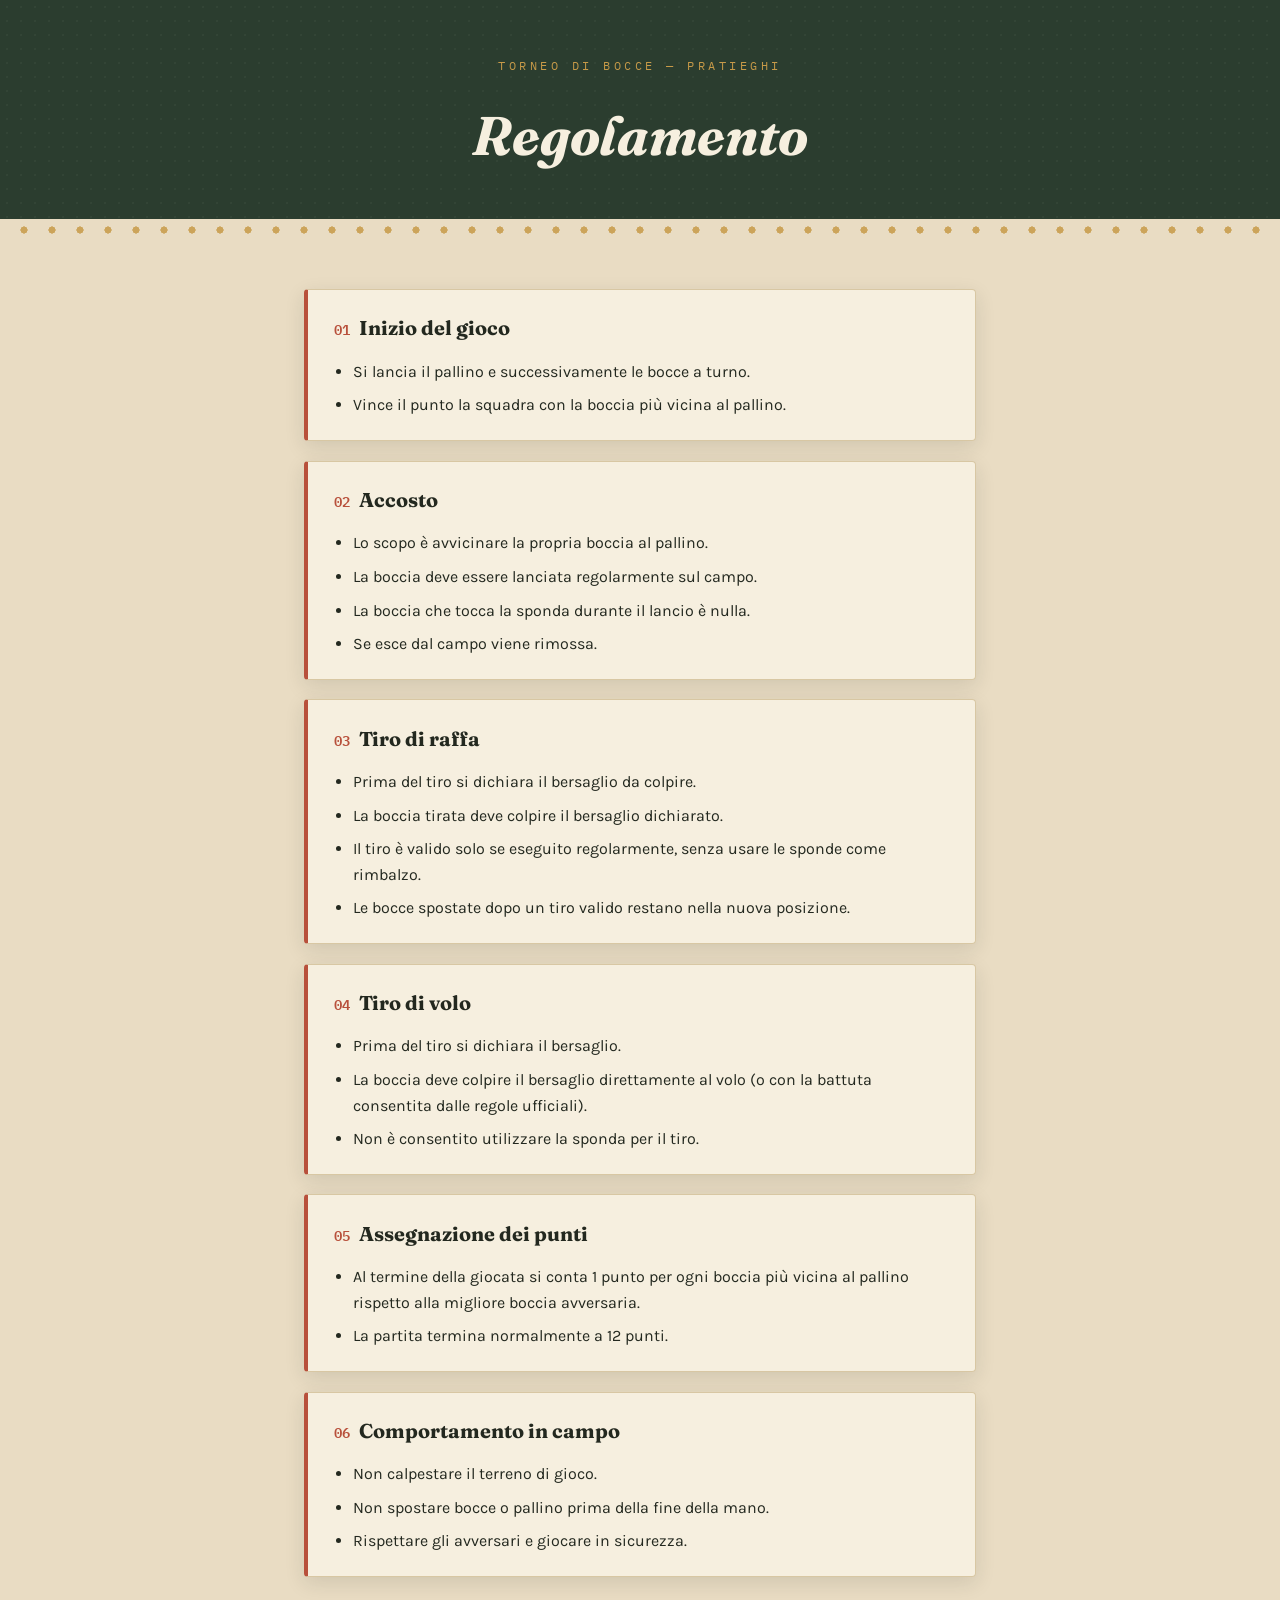
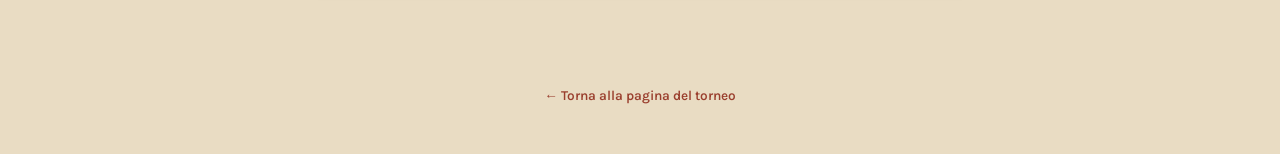
<file: regolamento.html>
<!doctype html>
<html lang="it">
<head>
  <meta charset="UTF-8">
  <meta name="viewport" content="width=device-width, initial-scale=1">
  <title>Regolamento — Torneo di Bocce Pratieghi</title>
  <style>
    @import url('https://fonts.googleapis.com/css2?family=Fraunces:ital,opsz,wght@0,9..144,400;0,9..144,600;0,9..144,700;1,9..144,500&family=Karla:wght@400;500;700&family=IBM+Plex+Mono:wght@500;600&display=swap');

    :root {
      --campo-ghiaia: #E9DCC3;
      --campo-ghiaia-scuro: #D8C7A3;
      --cipresso: #2B3D2F;
      --terracotta: #B8503B;
      --terracotta-scuro: #9A3F2E;
      --ottone: #C79A48;
      --carta: #F6EFDF;
      --inchiostro: #23281F;
      --inchiostro-soft: #4A4E42;
      --font-display: 'Fraunces', serif;
      --font-body: 'Karla', sans-serif;
      --font-mono: 'IBM Plex Mono', monospace;
      --radius: 4px;
      --shadow-soft: 0 6px 20px rgba(35, 40, 31, 0.12);
    }

    * { box-sizing: border-box; }

    body {
      margin: 0;
      font-family: var(--font-body);
      background: var(--campo-ghiaia);
      color: var(--inchiostro);
      line-height: 1.6;
    }

    a { color: inherit; }

    .festone {
      height: 22px;
      background-image: radial-gradient(circle, var(--ottone) 3.5px, transparent 3.6px);
      background-size: 28px 22px;
      background-repeat: repeat-x;
      background-position: center;
      opacity: 0.85;
    }

    .hero {
      background: var(--cipresso);
      color: var(--carta);
      padding: 3.5rem 1.5rem 2.5rem;
      text-align: center;
      position: relative;
      overflow: hidden;
    }
    .hero::before {
      content: "";
      position: absolute;
      inset: 0;
      background-image: radial-gradient(rgba(246,239,223,0.04) 1px, transparent 1px);
      background-size: 14px 14px;
      pointer-events: none;
    }
    .hero .eyebrow {
      font-family: var(--font-mono);
      font-size: 0.78rem;
      letter-spacing: 0.28em;
      text-transform: uppercase;
      color: var(--ottone);
      margin: 0 0 1rem;
    }
    .hero h1 {
      font-family: var(--font-display);
      font-weight: 700;
      font-style: italic;
      font-size: clamp(2rem, 6vw, 3.4rem);
      margin: 0;
    }

    .sezione {
      max-width: 720px;
      margin: 0 auto;
      padding: 3rem 1.5rem 4rem;
    }

    .regola {
      background: var(--carta);
      border: 1px solid var(--campo-ghiaia-scuro);
      border-left: 4px solid var(--terracotta);
      border-radius: var(--radius);
      padding: 1.4rem 1.6rem;
      margin-bottom: 1.2rem;
      box-shadow: var(--shadow-soft);
    }

    .regola h2 {
      font-family: var(--font-display);
      font-size: 1.25rem;
      margin: 0 0 0.9rem;
      display: flex;
      align-items: baseline;
      gap: 0.6rem;
    }

    .regola h2 .numero {
      font-family: var(--font-mono);
      font-size: 0.9rem;
      color: var(--terracotta);
      font-weight: 600;
    }

    .regola ul {
      margin: 0;
      padding-left: 1.2rem;
    }

    .regola li {
      margin-bottom: 0.5rem;
    }
    .regola li:last-child { margin-bottom: 0; }

    .footer-pubblico {
      text-align: center;
      padding: 1.5rem 1.5rem 3rem;
      font-size: 0.85rem;
    }
    .footer-pubblico a {
      color: var(--terracotta-scuro);
      font-weight: 600;
      text-decoration: none;
    }
  </style>
</head>
<body>

  <header class="hero">
    <p class="eyebrow">Torneo di Bocce — Pratieghi</p>
    <h1>Regolamento</h1>
  </header>

  <div class="festone" aria-hidden="true"></div>

  <main class="sezione">

    <div class="regola">
      <h2><span class="numero">01</span> Inizio del gioco</h2>
      <ul>
        <li>Si lancia il pallino e successivamente le bocce a turno.</li>
        <li>Vince il punto la squadra con la boccia più vicina al pallino.</li>
      </ul>
    </div>

    <div class="regola">
      <h2><span class="numero">02</span> Accosto</h2>
      <ul>
        <li>Lo scopo è avvicinare la propria boccia al pallino.</li>
        <li>La boccia deve essere lanciata regolarmente sul campo.</li>
        <li>La boccia che tocca la sponda durante il lancio è nulla.</li>
        <li>Se esce dal campo viene rimossa.</li>
      </ul>
    </div>

    <div class="regola">
      <h2><span class="numero">03</span> Tiro di raffa</h2>
      <ul>
        <li>Prima del tiro si dichiara il bersaglio da colpire.</li>
        <li>La boccia tirata deve colpire il bersaglio dichiarato.</li>
        <li>Il tiro è valido solo se eseguito regolarmente, senza usare le sponde come rimbalzo.</li>
        <li>Le bocce spostate dopo un tiro valido restano nella nuova posizione.</li>
      </ul>
    </div>

    <div class="regola">
      <h2><span class="numero">04</span> Tiro di volo</h2>
      <ul>
        <li>Prima del tiro si dichiara il bersaglio.</li>
        <li>La boccia deve colpire il bersaglio direttamente al volo (o con la battuta consentita dalle regole ufficiali).</li>
        <li>Non è consentito utilizzare la sponda per il tiro.</li>
      </ul>
    </div>

    <div class="regola">
      <h2><span class="numero">05</span> Assegnazione dei punti</h2>
      <ul>
        <li>Al termine della giocata si conta 1 punto per ogni boccia più vicina al pallino rispetto alla migliore boccia avversaria.</li>
        <li>La partita termina normalmente a 12 punti.</li>
      </ul>
    </div>

    <div class="regola">
      <h2><span class="numero">06</span> Comportamento in campo</h2>
      <ul>
        <li>Non calpestare il terreno di gioco.</li>
        <li>Non spostare bocce o pallino prima della fine della mano.</li>
        <li>Rispettare gli avversari e giocare in sicurezza.</li>
      </ul>
    </div>

  </main>

  <footer class="footer-pubblico">
    <a href="index.html">← Torna alla pagina del torneo</a>
  </footer>

</body>
</html>
</file>
